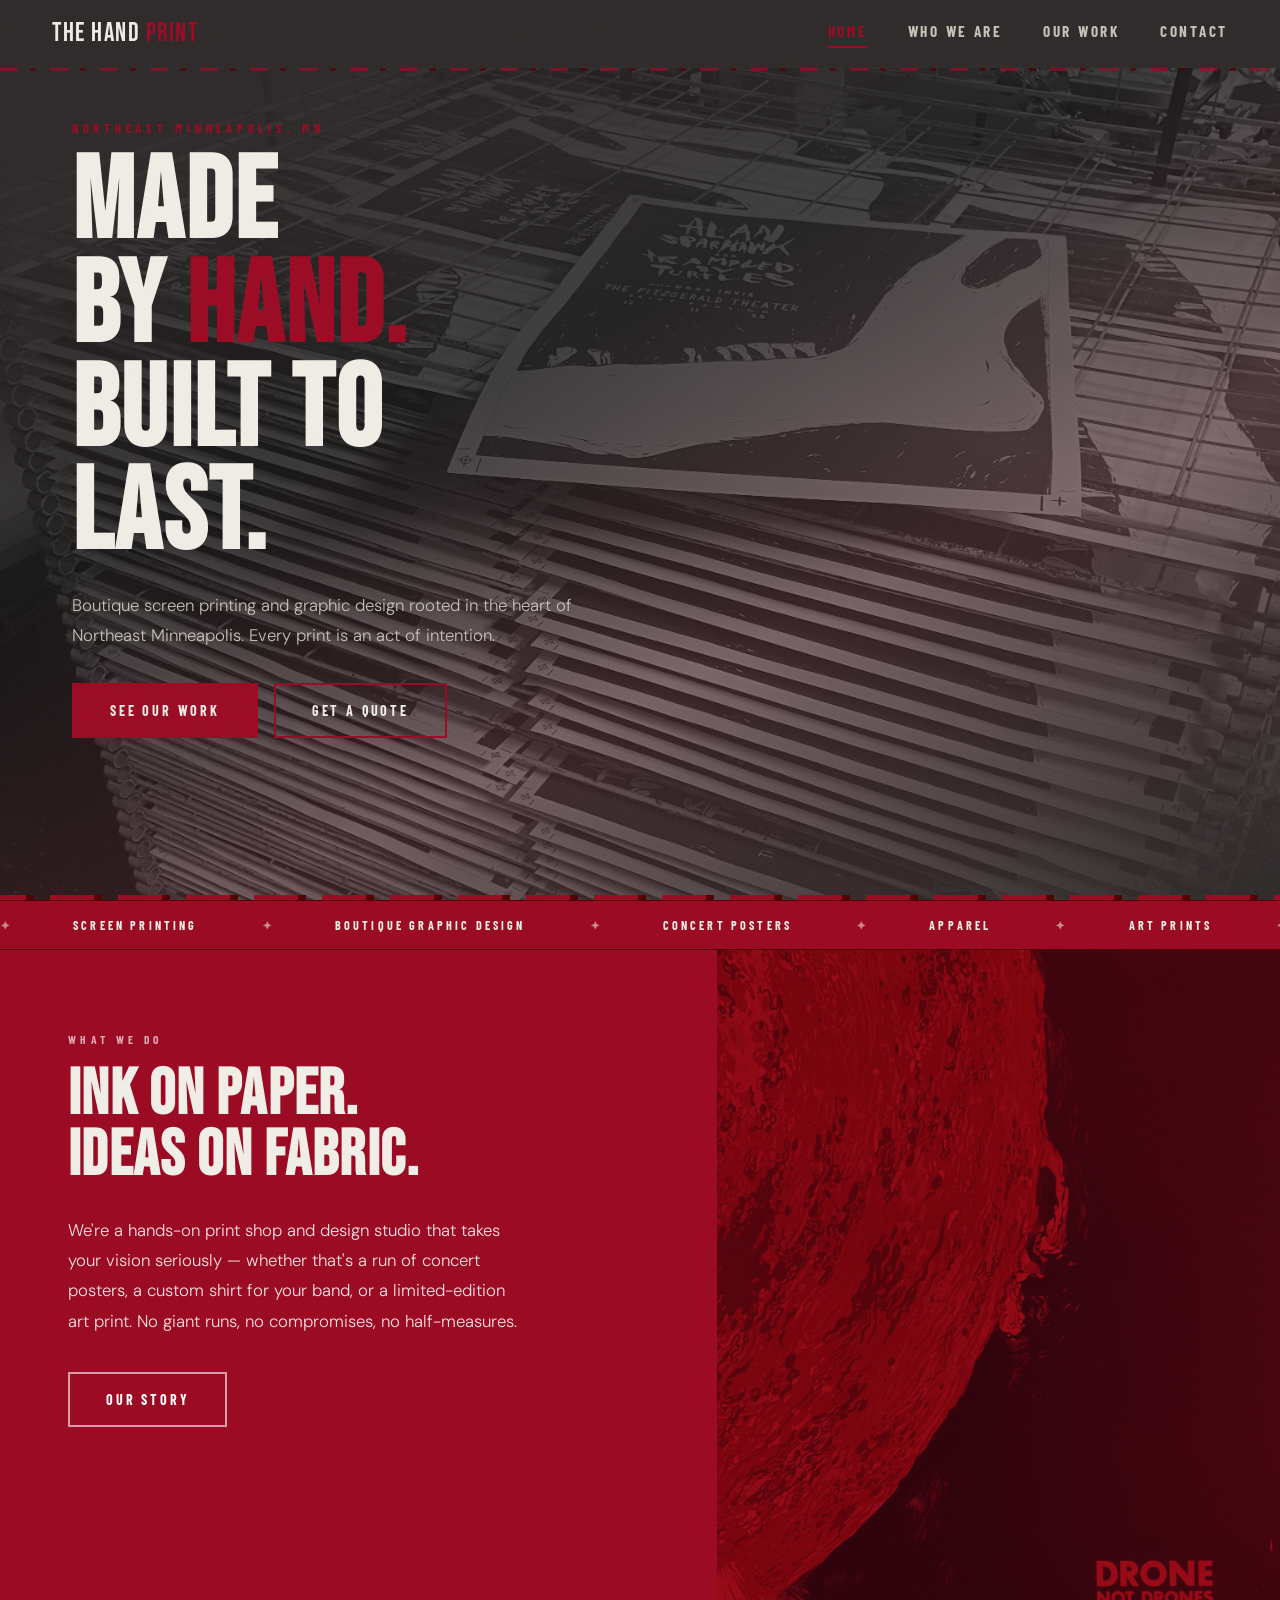
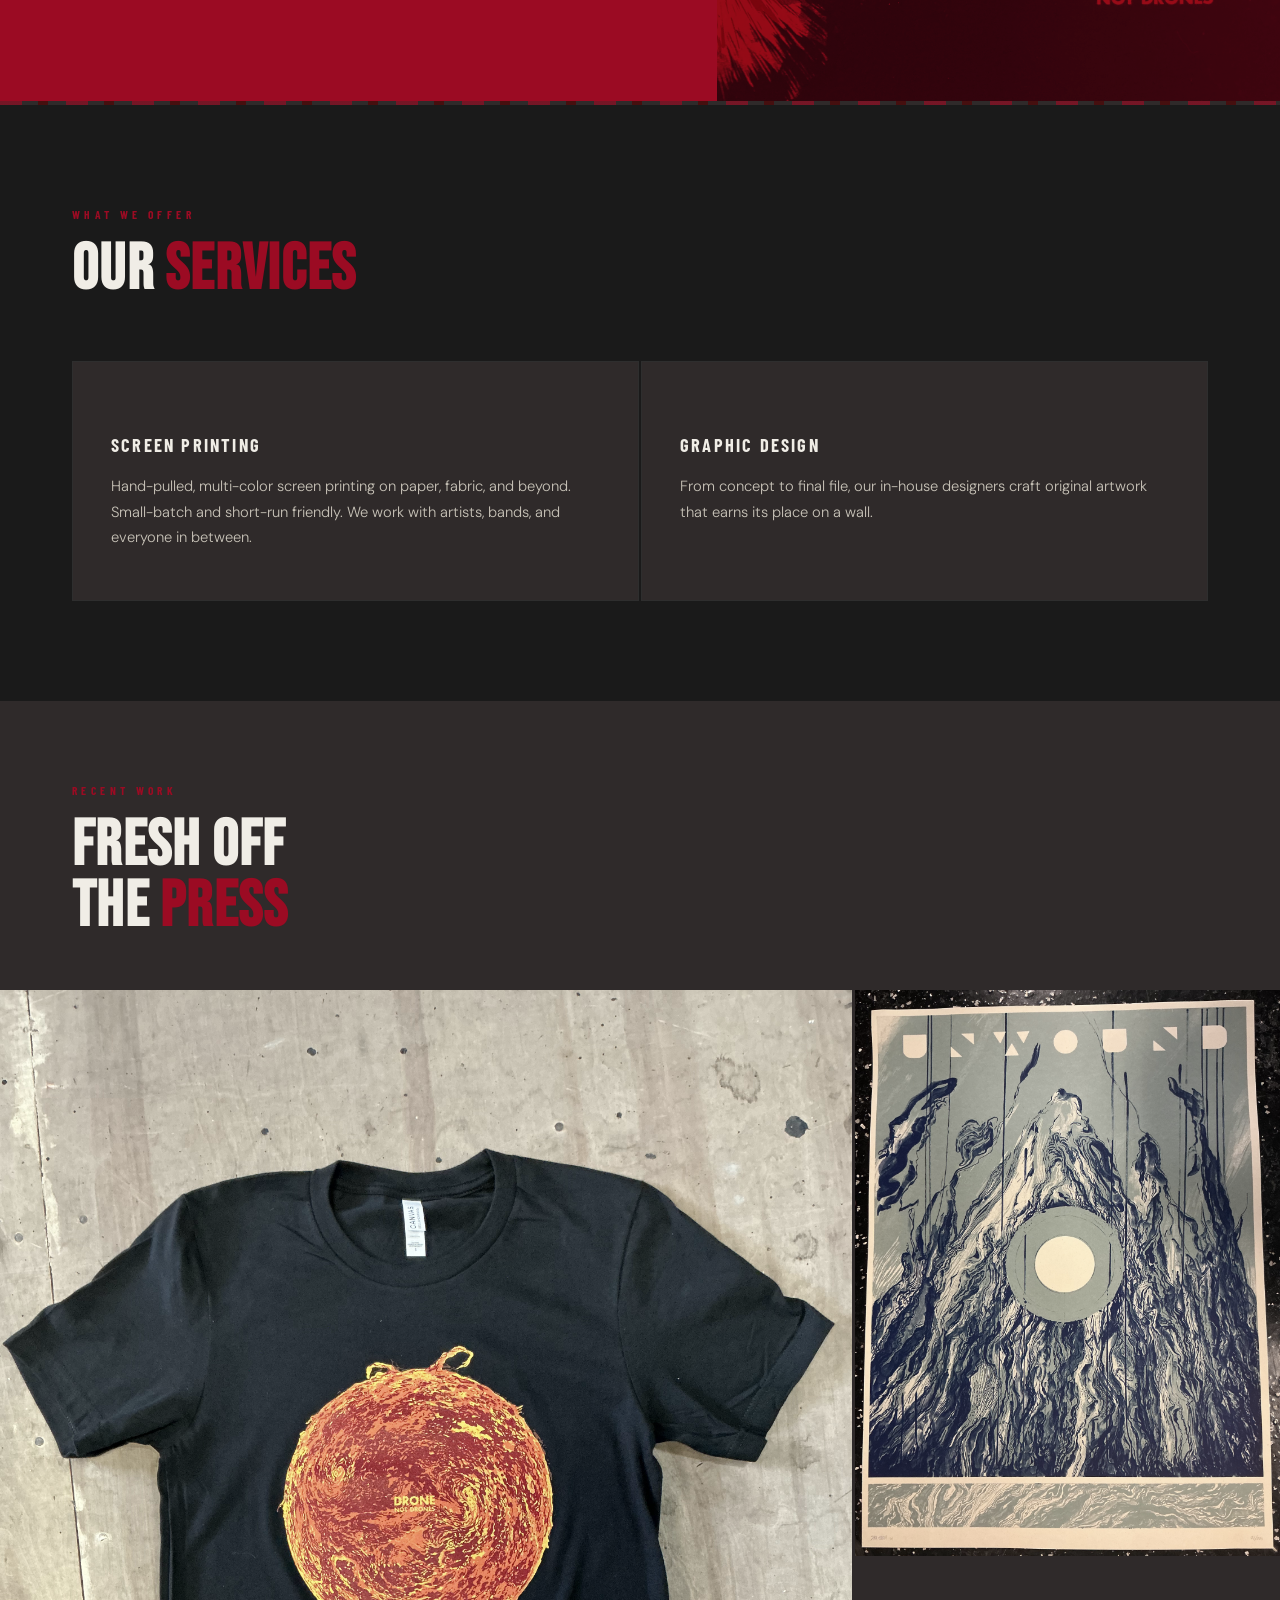
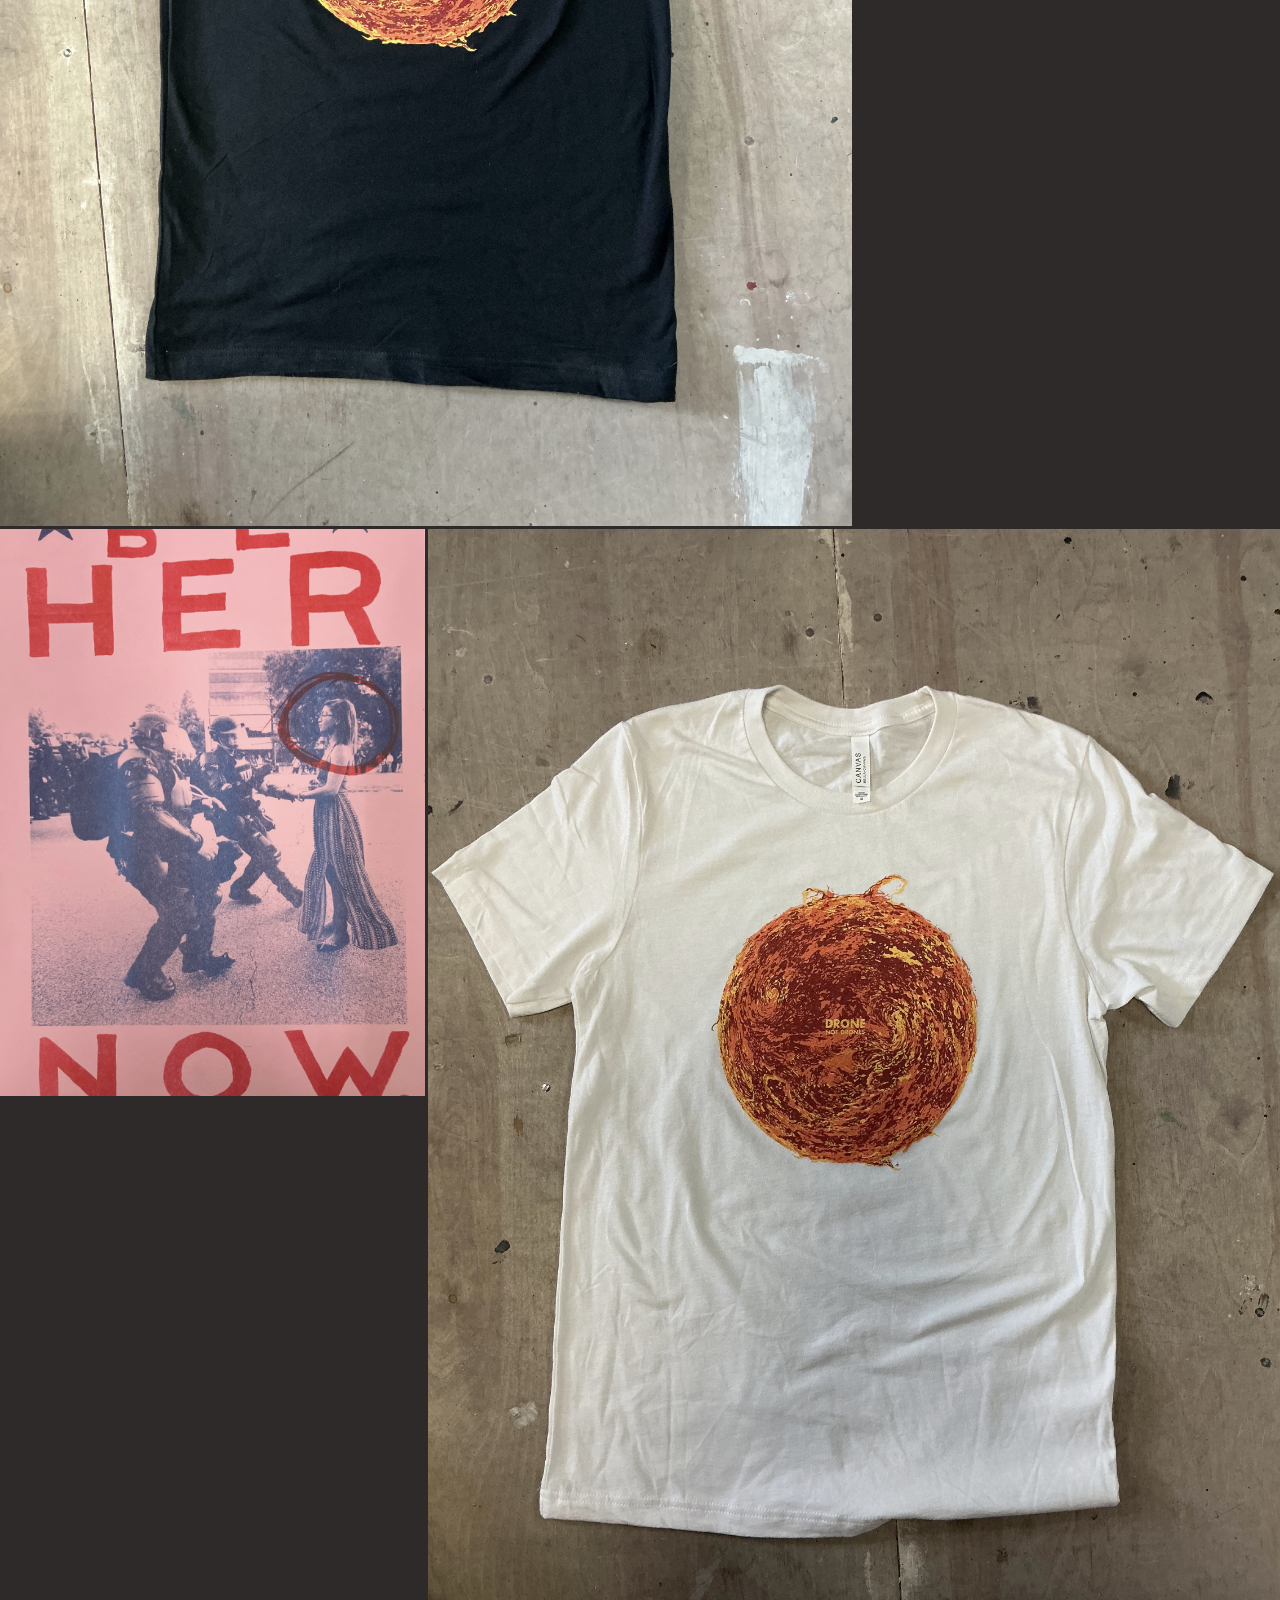
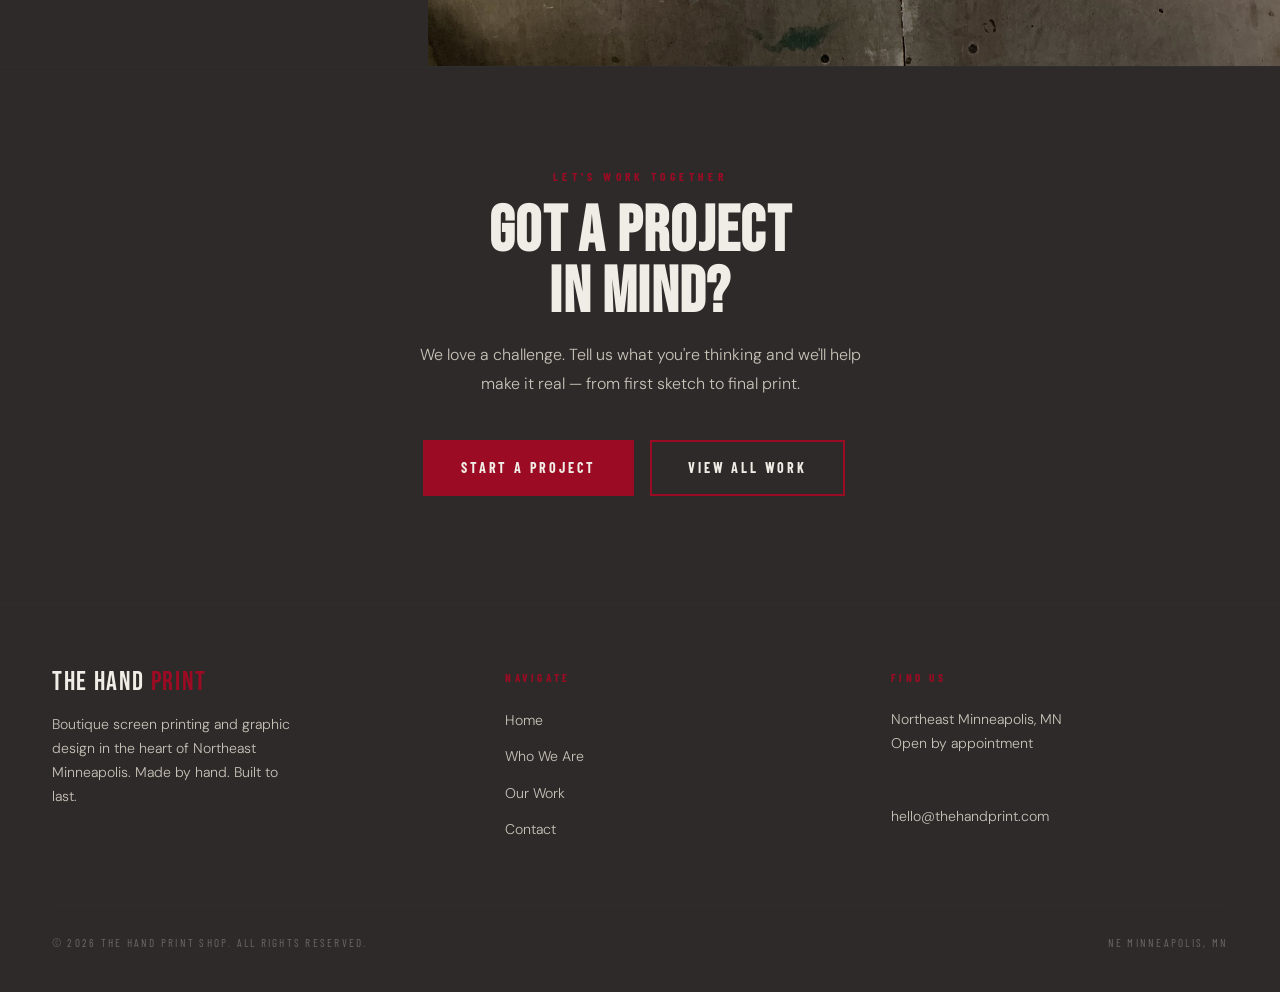
<file: index.html>
<!DOCTYPE html>
<html lang="en">
<head>
  <meta charset="UTF-8" />
  <meta name="viewport" content="width=device-width, initial-scale=1.0" />
  <title>The Hand Print — Screen Printing & Graphic Design | NE Minneapolis</title>
  <meta name="description" content="Boutique screen printing and graphic design studio in Northeast Minneapolis. Custom posters, apparel, and art prints made by hand." />
  <link rel="stylesheet" href="style.css" />
</head>
<body>

  <!-- ── NAVIGATION ─────────────────────────────────────── -->
  <nav>
    <a href="index.html" class="nav-logo">The Hand <span>Print</span></a>
    <div class="nav-links">
      <a href="index.html" class="active">Home</a>
      <a href="about.html">Who We Are</a>
      <a href="work.html">Our Work</a>
      <a href="contact.html">Contact</a>
    </div>
  </nav>

  <div class="page">

    <!-- ── HERO ───────────────────────────────────────────── -->
    <section class="hero">
      <img
        class="hero-bg"
        src="IMG_0743.jpeg"
        alt="Freshly screen-printed posters stacked in the drying rack at The Hand Print studio in Northeast Minneapolis"
      />
      <div class="hero-content">
        <span class="eyebrow">Northeast Minneapolis, MN</span>
        <h1 class="hero-title">Made<br/>By <em>Hand.</em><br/>Built to<br/>Last.</h1>
        <p class="hero-sub">Boutique screen printing and graphic design rooted in the heart of Northeast Minneapolis. Every print is an act of intention.</p>
        <a href="work.html" class="btn btn-filled">See Our Work</a>
        <a href="contact.html" class="btn">Get a Quote</a>
      </div>
    </section>

    <!-- ── TICKER ─────────────────────────────────────────── -->
    <div class="ticker">
      <div class="ticker-track">
        <span>Screen Printing</span>
        <span>Boutique Graphic Design</span>
        <span>Concert Posters</span>
        <span>Apparel</span>
        <span>Art Prints</span>
        <span>Northeast Minneapolis</span>
        <span>Custom Runs</span>
        <span>Handmade</span>
        <span>Screen Printing</span>
        <span>Boutique Graphic Design</span>
        <span>Concert Posters</span>
        <span>Apparel</span>
        <span>Art Prints</span>
        <span>Northeast Minneapolis</span>
        <span>Custom Runs</span>
        <span>Handmade</span>
      </div>
    </div>

    <!-- ── INTRO STRIP ─────────────────────────────────────── -->
    <div class="intro-strip">
      <div class="intro-strip-inner">
        <div class="intro-text">
          <span class="section-label">What We Do</span>
          <h2 class="section-title">Ink on paper.<br/>Ideas on fabric.</h2>
          <p>We're a hands-on print shop and design studio that takes your vision seriously — whether that's a run of concert posters, a custom shirt for your band, or a limited-edition art print. No giant runs, no compromises, no half-measures.</p>
          <a href="about.html" class="btn" style="border-color: rgba(255,255,255,0.6); color: #fff;">Our Story</a>
        </div>
        <div class="intro-img">
          <img
            src="IMG_0354.jpg"
            alt="Drone Not Drones — a bold red and black screen-printed poster created at The Hand Print"
          />
        </div>
      </div>
    </div>

    <!-- ── DIVIDER ─────────────────────────────────────────── -->
    <div class="divider"></div>

    <!-- ── SERVICES ───────────────────────────────────────── -->
    <section class="services">
      <div class="container">
        <span class="section-label">What We Offer</span>
        <h2 class="section-title">Our <em>Services</em></h2>
        <div class="services-grid">
          <div class="service-card">
            <div class="service-num"></div>
            <h3>Screen Printing</h3>
            <p>Hand-pulled, multi-color screen printing on paper, fabric, and beyond. Small-batch and short-run friendly. We work with artists, bands, and everyone in between.</p>
          </div>
          <div class="service-card">
            <div class="service-num"></div>
            <h3>Graphic Design</h3>
            <p>From concept to final file, our in-house designers craft original artwork that earns its place on a wall.</p>
          </div>
    
          </div>
        </div>
      </div>
    </section>

    <!-- ── PREVIEW GRID ────────────────────────────────────── -->
    <section style="background: var(--black); padding: 80px 0 0;">
      <div class="container">
        <span class="section-label">Recent Work</span>
        <h2 class="section-title">Fresh Off<br/>the <em>Press</em></h2>
      </div>
      <div style="margin-top: 52px;">
        <div class="preview-grid">
          <div class="preview-item wide">
            <img
              src="IMG_0349.jpg"
              alt="No More Darkness — screen-printed penguin graphic on a black t-shirt, printed at The Hand Print"
            />
            <div class="preview-overlay"><span></span></div>
          </div>
          <div class="preview-item">
            <img
              src="IMG_0297.jpg"
              alt="Be Her Now — political screen-printed poster featuring a woman standing against riot police, printed at The Hand Print"
            />
            <div class="preview-overlay"><span></span></div>
          </div>
          <div class="preview-item">
            <img
              src="IMG_0863.jpeg"
              alt="Roma di Luna — screen-printed band logo tee in baby blue, printed at The Hand Print"
            />
            <div class="preview-overlay"><span></span></div>
          </div>
          <div class="preview-item wide">
            <img
              src="IMG_0351.jpg"
              alt="Baiza Crane Watt concert poster — hand-lettered two-color screen print in gold and blue, printed at The Hand Print"
            />
            <div class="preview-overlay"><span></span></div>
          </div>
        </div>
      </div>
    </section>

    <!-- ── CTA BAND ────────────────────────────────────────── -->
    <div class="cta-band">
      <div class="container">
        <span class="section-label">Let's Work Together</span>
        <h2 class="section-title">Got a project<br/>in mind?</h2>
        <p>We love a challenge. Tell us what you're thinking and we'll help make it real — from first sketch to final print.</p>
        <a href="contact.html" class="btn btn-filled">Start a Project</a>
        <a href="work.html" class="btn">View All Work</a>
      </div>
    </div>

    <!-- ── FOOTER ──────────────────────────────────────────── -->
    <footer>
      <div class="footer-inner">
        <div class="footer-brand">
          <a href="index.html" class="nav-logo">The Hand <span>Print</span></a>
          <p>Boutique screen printing and graphic design in the heart of Northeast Minneapolis. Made by hand. Built to last.</p>
        </div>
        <div class="footer-col">
          <h4>Navigate</h4>
          <ul>
            <li><a href="index.html">Home</a></li>
            <li><a href="about.html">Who We Are</a></li>
            <li><a href="work.html">Our Work</a></li>
            <li><a href="contact.html">Contact</a></li>
          </ul>
        </div>
        <div class="footer-col">
          <h4>Find Us</h4>
          <p>Northeast Minneapolis, MN<br/>Open by appointment<br/><br/><br/>hello@thehandprint.com</p>
        </div>
      </div>
      <div class="footer-bottom">
        <p>&copy; 2026 The Hand Print Shop. All rights reserved.</p>
        <p>NE Minneapolis, MN</p>
      </div>
    </footer>

  </div><!-- /page -->
</body>
</html>
</file>
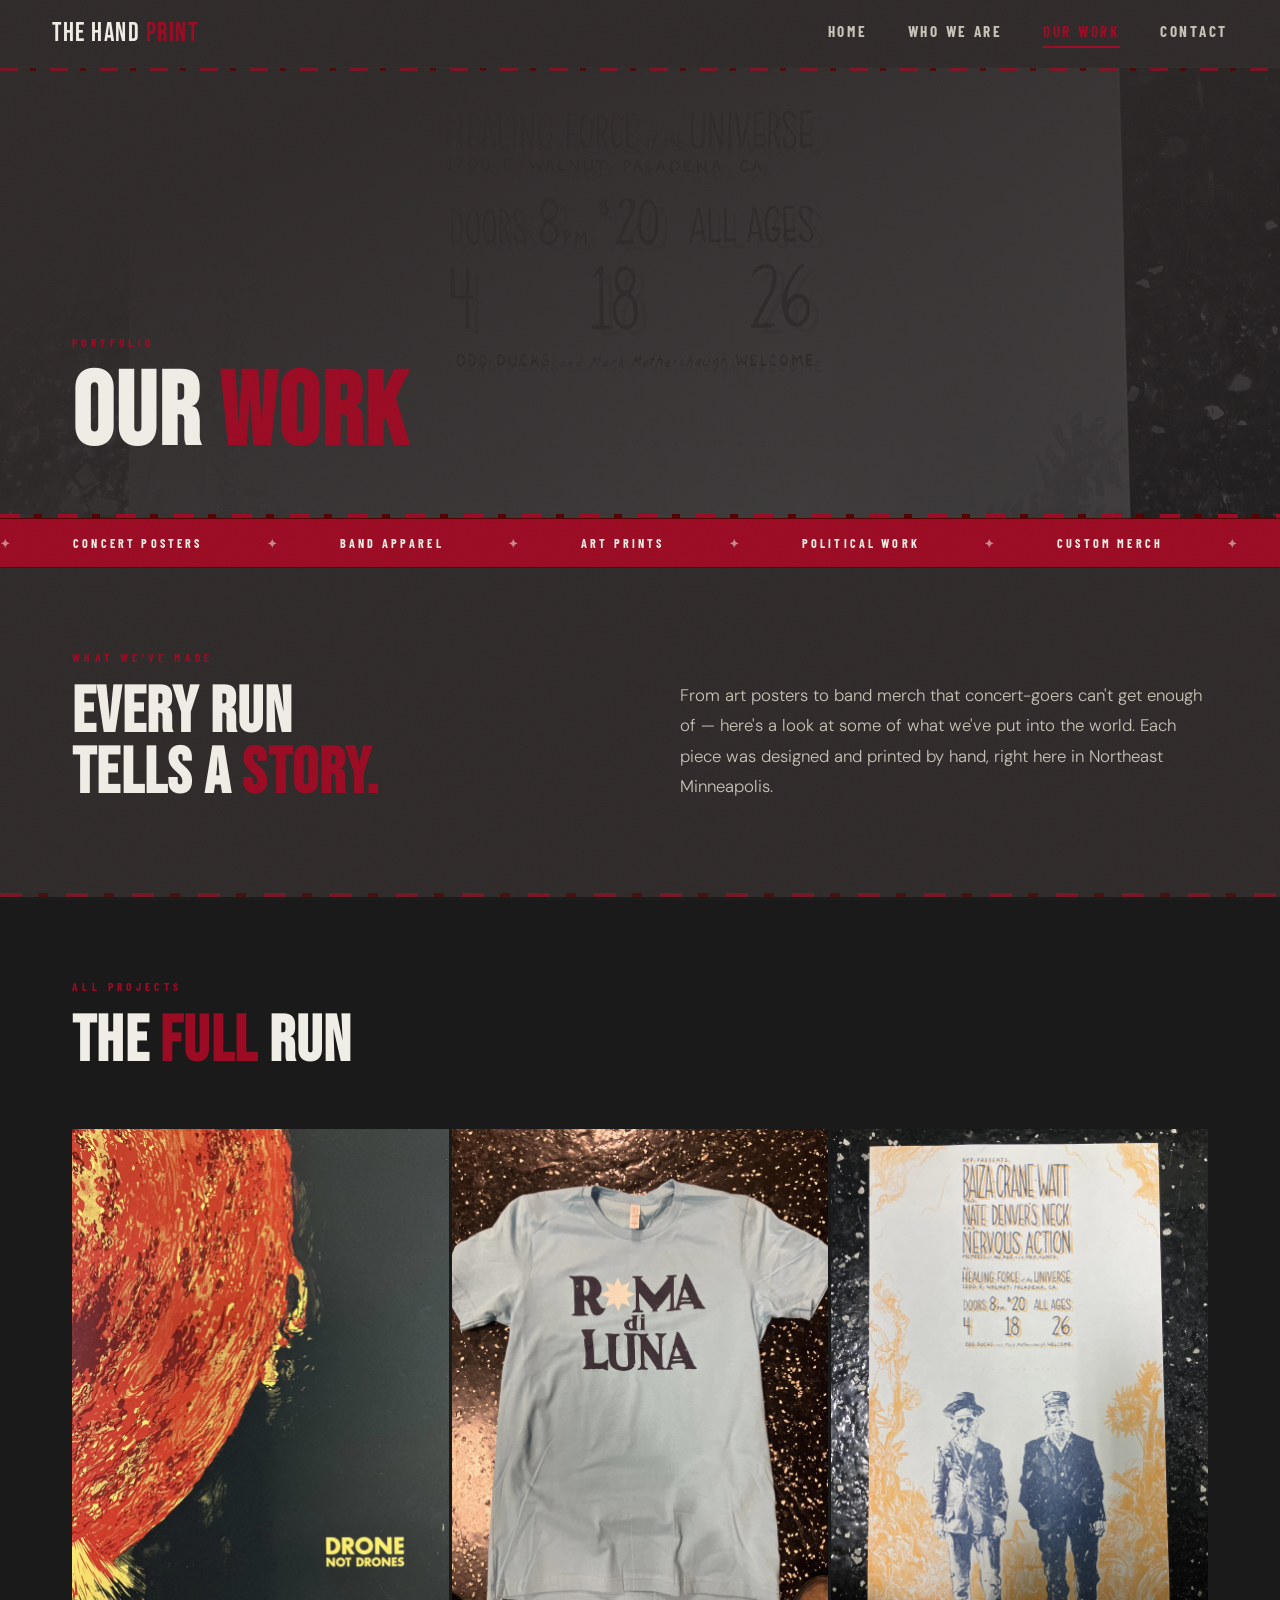
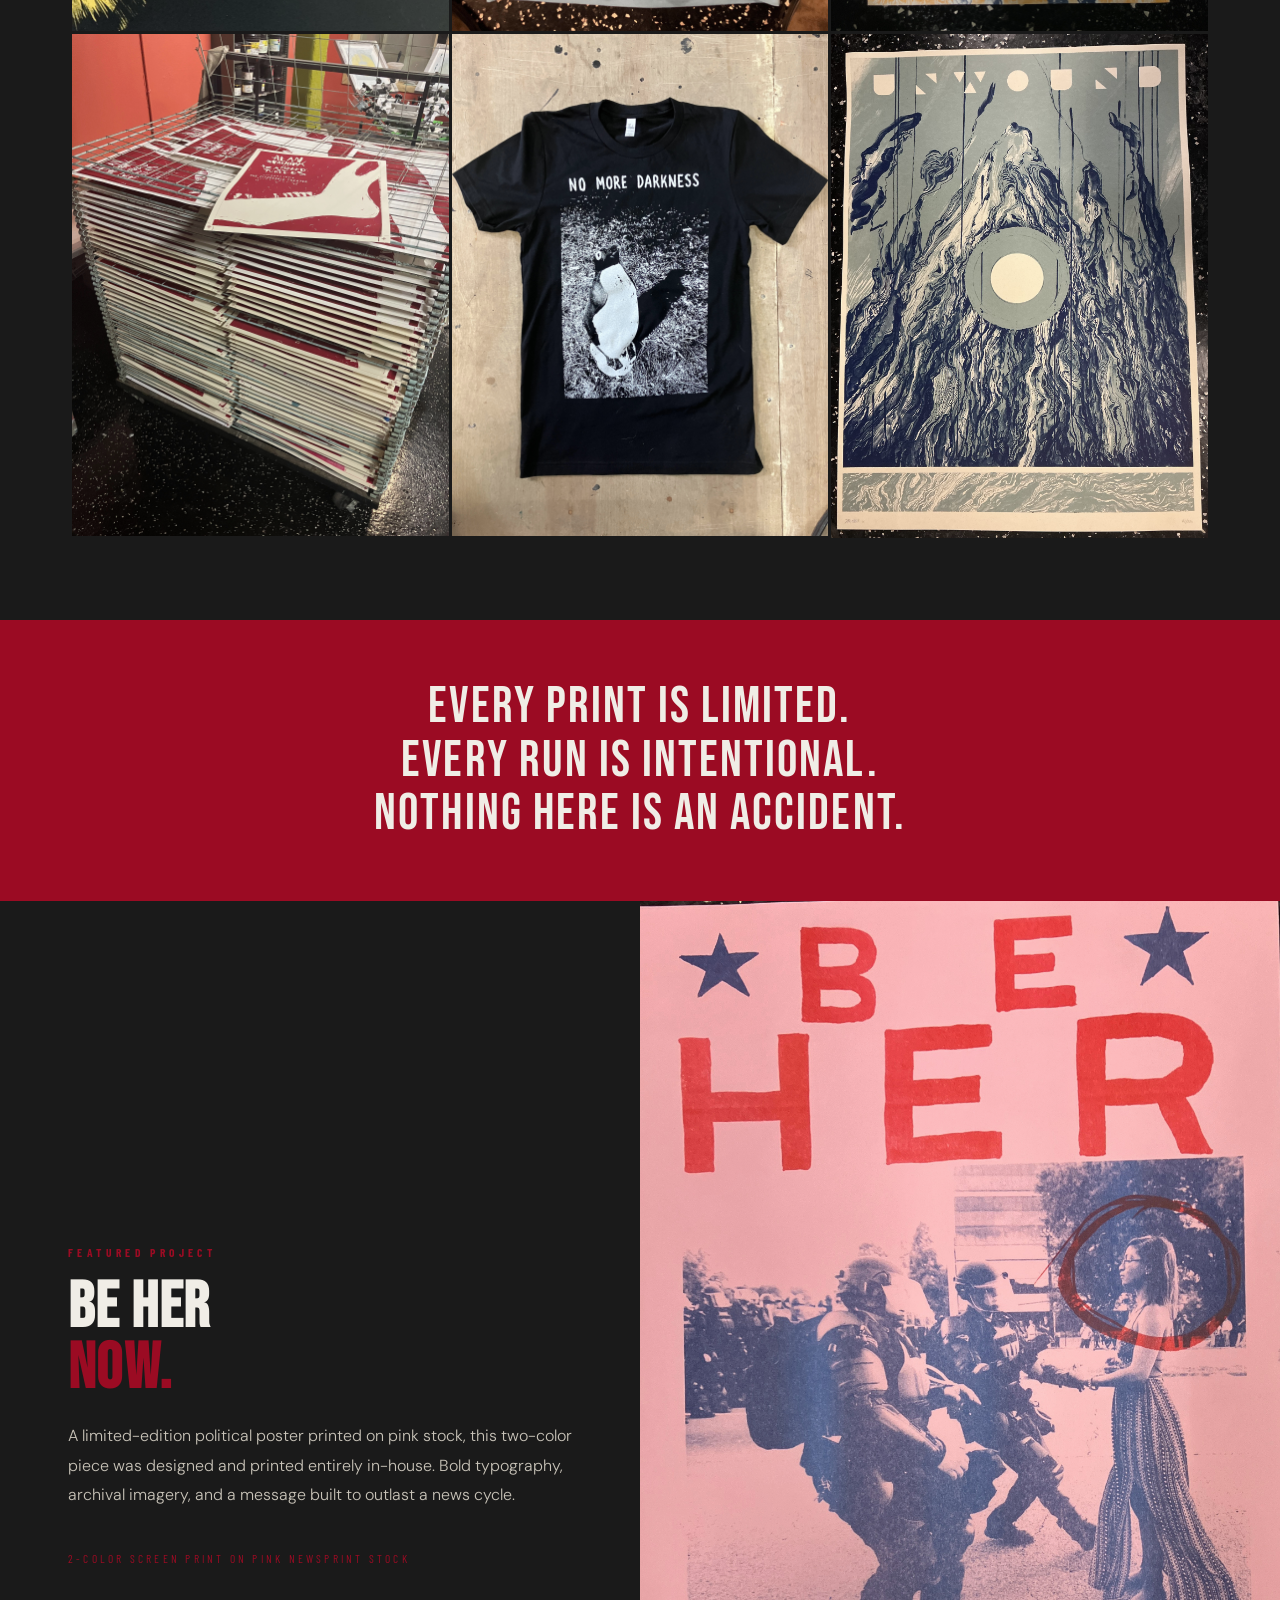
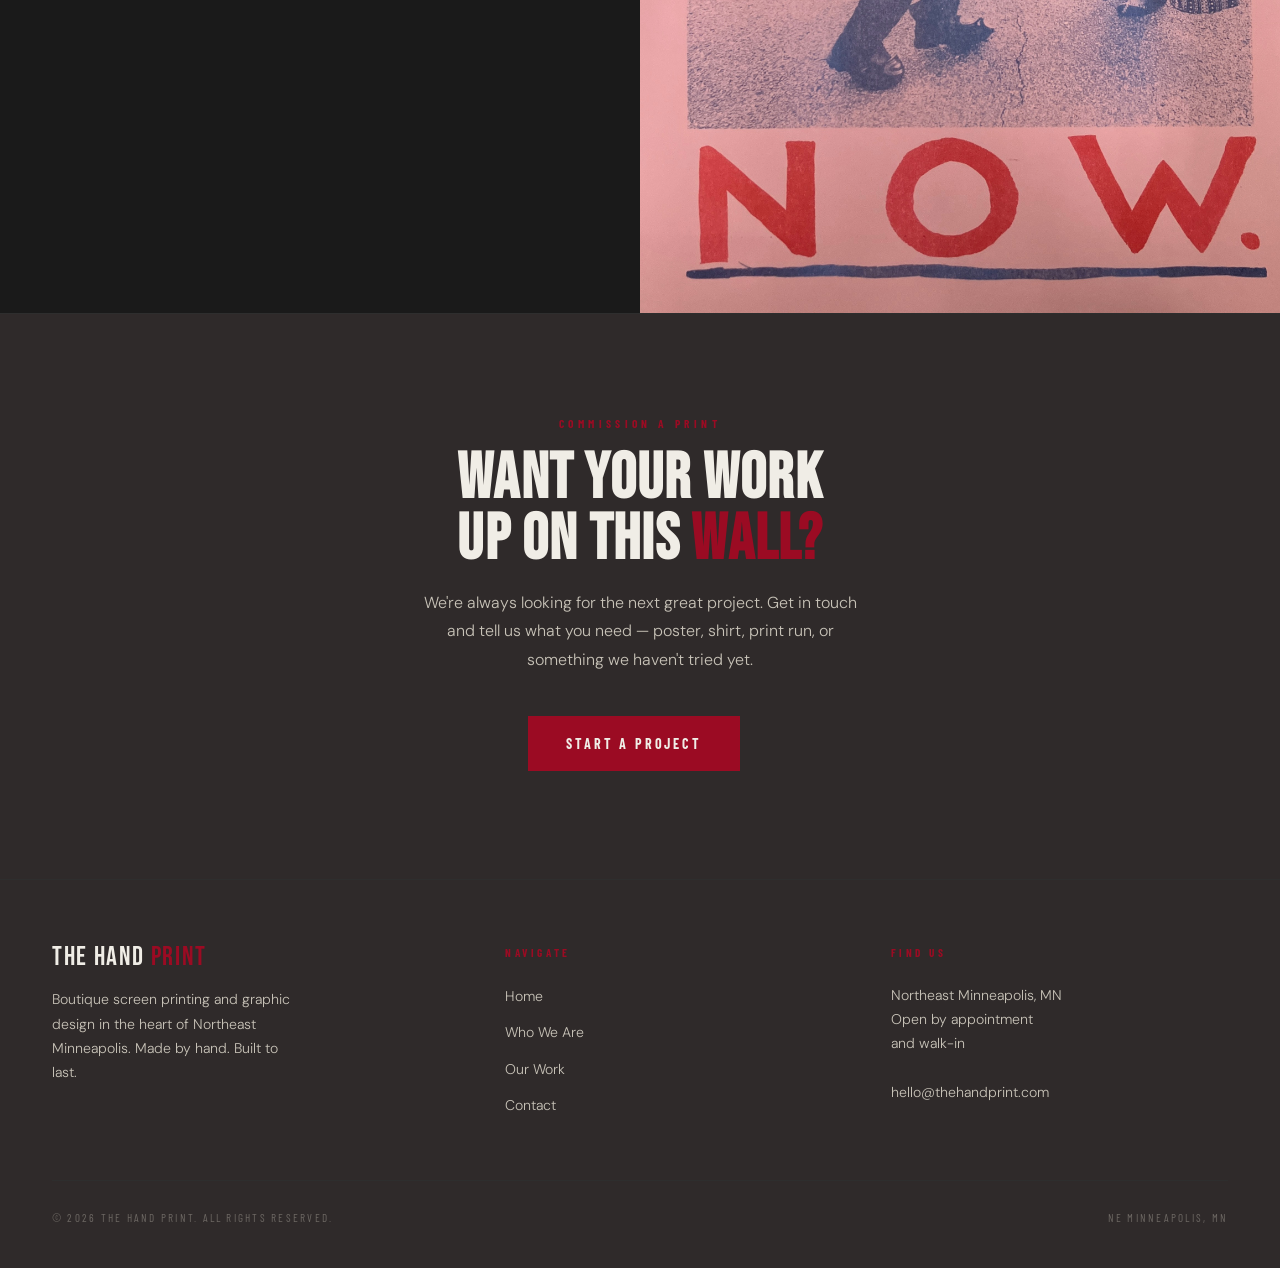
<file: work.html>
<!DOCTYPE html>
<html lang="en">
<head>
  <meta charset="UTF-8" />
  <meta name="viewport" content="width=device-width, initial-scale=1.0" />
  <title>Our Work — The Hand Print | Screen Printing & Design Portfolio</title>
  <meta name="description" content="Browse the portfolio of The Hand Print — concert posters, apparel, art prints, and boutique graphic design from Northeast Minneapolis." />
  <link rel="stylesheet" href="style.css" />
</head>
<body>

  <!-- ── NAVIGATION ─────────────────────────────────────── -->
  <nav>
    <a href="index.html" class="nav-logo">The Hand <span>Print</span></a>
    <div class="nav-links">
      <a href="index.html">Home</a>
      <a href="about.html">Who We Are</a>
      <a href="work.html" class="active">Our Work</a>
      <a href="contact.html">Contact</a>
    </div>
  </nav>

  <div class="page">

    <!-- ── PAGE HERO ──────────────────────────────────────── -->
    <div class="page-hero">
      <img
        class="page-hero-bg"
        src="IMG_1066.jpeg"
        alt="Baiza Crane Watt concert poster — hand-lettered two-color screen print in amber and blue"
      />
      <div class="page-hero-content">
        <span class="section-label">Portfolio</span>
        <h1 class="page-title">Our <em>Work</em></h1>
      </div>
    </div>

    <!-- ── TICKER ─────────────────────────────────────────── -->
    <div class="ticker">
      <div class="ticker-track">
        <span>Concert Posters</span>
        <span>Band Apparel</span>
        <span>Art Prints</span>
        <span>Political Work</span>
        <span>Custom Merch</span>
        <span>Limited Editions</span>
        <span>Small Batch</span>
        <span>Concert Posters</span>
        <span>Band Apparel</span>
        <span>Art Prints</span>
        <span>Political Work</span>
        <span>Custom Merch</span>
        <span>Limited Editions</span>
        <span>Small Batch</span>
      </div>
    </div>

    <!-- ── WORK INTRO ──────────────────────────────────────── -->
    <section class="work-intro">
      <div class="container">
        <div class="work-intro-layout">
          <div>
            <span class="section-label">What We've Made</span>
            <h2 class="section-title">Every run<br/>tells a <em>story.</em></h2>
          </div>
          <div>
            <p>From art posters to band merch that concert-goers can't get enough of — here's a look at some of what we've put into the world. Each piece was designed and printed by hand, right here in Northeast Minneapolis.</p>
          </div>
        </div>
      </div>
    </section>

    <!-- ── DIVIDER ─────────────────────────────────────────── -->
    <div class="divider"></div>

    <!-- ── WORK GRID ──────────────────────────────────────── -->
    <section class="work-section">
      <div class="container">
        <span class="section-label">All Projects</span>
        <h2 class="section-title">The <em>Full</em> Run</h2>
        <div class="work-grid">

          <!-- Item 1 -->
          <div class="work-item">
            <img
              src="IMG_0354.jpg"
              alt="Drone Not Drones — a bold, large-format screen print featuring an abstract fiery red and gold figure against a deep black background"
            />
            <div class="work-info">
              <h4>Drone Not Drones</h4>
              <span>Art Poster · 3-Color Screen Print</span>
            </div>
          </div>

       

          <!-- Item 3 -->
          <div class="work-item">
            <img
              src="IMG_0743.jpeg"
              alt="Freshly screen-printed red and cream concert posters drying on a rack at The Hand Print — Alan Sparhawk and Toppled Turtles at the Fitzgerald Theater"
            />
            <div class="work-info">
              <h4>Alan Sparhawk / Toppled Turtles</h4>
              <span>Concert Poster · Full Run Drying</span>
            </div>
          </div>

          <!-- Item 4 -->
          <div class="work-item">
            <img
              src="IMG_0994.jpeg"
              alt="Roma di Luna — a baby blue t-shirt screen-printed with a retro serif logo and star detail, flat-laid on the studio floor"
            />
            <div class="work-info">
              <h4>Roma di Luna</h4>
              <span>Band Apparel · 1-Color on Baby Blue</span>
            </div>
          </div>

          <!-- Item 5 -->
          <div class="work-item">
            <img
              src="IMG_1001.jpeg"
              alt="No More Darkness — a high-contrast black t-shirt printed with a halftone penguin photo and hand-lettered text"
            />
            <div class="work-info">
              <h4>No More Darkness</h4>
              <span>Custom Apparel · Halftone Screen Print</span>
            </div>
          </div>

          <!-- Item 6 -->
          <div class="work-item">
            <img
              src="IMG_1066.jpeg"
              alt="Baiza Crane Watt Trio / Nate Denver's Neck / Nervous Action — handmade two-color concert poster in amber and blue with hand-drawn figures"
            />
            <div class="work-info">
              <h4>Baiza Crane Watt Trio</h4>
              <span>Concert Poster · 2-Color Hand-Drawn</span>
            </div>
          </div>

      

          <!-- Item 8 -->
          <div class="work-item">
            <img
              src="IMG_0297.jpg"
              alt="Dark Blue, Light Blue and White print for the band Unwound."
            />
            <div class="work-info">
              <h4>Unwound</h4>
              <span>Process Shot · Multi-Color Registration</span>
            </div>
          </div>

        </div>
      </div>
    </section>

    <!-- ── STATEMENT BAND ──────────────────────────────────── -->
    <div class="work-statement">
      <div class="container">
        <p>Every print is limited.<br/>Every run is intentional.<br/>Nothing here is an accident.</p>
      </div>
    </div>

    <!-- ── FULL-BLEED FEATURE ──────────────────────────────── -->
    <section style="background: var(--black); padding: 0;">
      <div style="display: grid; grid-template-columns: 1fr 1fr; gap: 0; min-height: 520px;">
        <div style="background: var(--grey); padding: 88px 68px; display: flex; flex-direction: column; justify-content: center;">
          <span class="section-label">Featured Project</span>
          <h2 class="section-title" style="margin-bottom: 22px;">Be Her<br/><em>Now.</em></h2>
          <p style="font-size: 1rem; font-weight: 300; color: var(--offwhite); line-height: 1.82; margin-bottom: 36px;">A limited-edition political poster printed on pink stock, this two-color piece was designed and printed entirely in-house. Bold typography, archival imagery, and a message built to outlast a news cycle.</p>
          <div>
            <span style="font-family: var(--font-sub); font-size: 0.72rem; letter-spacing: 0.28em; text-transform: uppercase; color: var(--red);">2-Color Screen Print on Pink Newsprint Stock</span>
          </div>
        </div>
        <div style="overflow: hidden;">
          <img
            src="IMG_0863.jpeg"
            alt="Be Her Now political screen-print poster — woman faces riot police, printed in red and blue on pink paper at The Hand Print"
            style="width: 100%; height: 100%; object-fit: cover; object-position: center top; filter: grayscale(5%);"
          />
        </div>
      </div>
    </section>

    <!-- ── CTA BAND ────────────────────────────────────────── -->
    <div class="cta-band">
      <div class="container">
        <span class="section-label">Commission a Print</span>
        <h2 class="section-title">Want your work<br/>up on this <em>wall?</em></h2>
        <p>We're always looking for the next great project. Get in touch and tell us what you need — poster, shirt, print run, or something we haven't tried yet.</p>
        <a href="contact.html" class="btn btn-filled">Start a Project</a>
      </div>
    </div>

    <!-- ── FOOTER ──────────────────────────────────────────── -->
    <footer>
      <div class="footer-inner">
        <div class="footer-brand">
          <a href="index.html" class="nav-logo">The Hand <span>Print</span></a>
          <p>Boutique screen printing and graphic design in the heart of Northeast Minneapolis. Made by hand. Built to last.</p>
        </div>
        <div class="footer-col">
          <h4>Navigate</h4>
          <ul>
            <li><a href="index.html">Home</a></li>
            <li><a href="about.html">Who We Are</a></li>
            <li><a href="work.html">Our Work</a></li>
            <li><a href="contact.html">Contact</a></li>
          </ul>
        </div>
        <div class="footer-col">
          <h4>Find Us</h4>
          <p>Northeast Minneapolis, MN<br/>Open by appointment<br/>and walk-in<br/><br/>hello@thehandprint.com</p>
        </div>
      </div>
      <div class="footer-bottom">
        <p>&copy; 2026 The Hand Print. All rights reserved.</p>
        <p>NE Minneapolis, MN</p>
      </div>
    </footer>

  </div><!-- /page -->
</body>
</html>
</file>
<file: style.css>
/* ============================================================
   THE HAND PRINT — STYLESHEET (REVISED)
   Northeast Minneapolis | Screen Printing & Boutique Design
   Red / White / Black | Clean Minimalist + Grungy Punk Edge
   ============================================================ */

@import url('https://fonts.googleapis.com/css2?family=Bebas+Neue&family=Barlow+Condensed:wght@400;700;900&family=DM+Sans:ital,opsz,wght@0,9..40,300;0,9..40,400;0,9..40,600;1,9..40,300&display=swap');

/* ── VARIABLES ─────────────────────────────────────────── */
:root {
  --red:       #9b0b23;
  --red-dark:  #520000;
  --black:     #2f2a2a;
  --grey:      #1A1A1A;
  --white:     #F0EDE6;
  --offwhite:  #C8C3B8;
  --mid:       #2E2E2E;

  --font-display: 'Bebas Neue', sans-serif;
  --font-sub:     'Barlow Condensed', sans-serif;
  --font-body:    'DM Sans', sans-serif;

  --nav-h: 68px;
  --max-w: 1240px;
}

/* ── RESET ─────────────────────────────────────────────── */
*, *::before, *::after { box-sizing: border-box; margin: 0; padding: 0; }
html { scroll-behavior: smooth; }

body {
  background: var(--black);
  color: var(--white);
  font-family: var(--font-body);
  font-size: 16px;
  line-height: 1.65;
  overflow-x: hidden;
}

/* Grain overlay — grungy texture without touching text */
body::after {
  content: '';
  position: fixed;
  inset: 0;
  background-image:
    url("data:image/svg+xml,%3Csvg xmlns='http://www.w3.org/2000/svg' width='300' height='300'%3E%3Cfilter id='n'%3E%3CfeTurbulence type='fractalNoise' baseFrequency='0.75' numOctaves='4' stitchTiles='stitch'/%3E%3C/filter%3E%3Crect width='300' height='300' filter='url(%23n)' opacity='1'/%3E%3C/svg%3E");
  opacity: 0.035;
  pointer-events: none;
  z-index: 9000;
}

a { color: inherit; text-decoration: none; }
img { display: block; max-width: 100%; }
ul { list-style: none; }

/* ── NAVIGATION ────────────────────────────────────────── */
nav {
  position: fixed;
  top: 0; left: 0; right: 0;
  height: var(--nav-h);
  background: var(--black);
  display: flex;
  align-items: center;
  justify-content: space-between;
  padding: 0 52px;
  z-index: 500;
  border-bottom: 1px solid var(--mid);
  gap: 24px;
}

nav::after {
  content: '';
  position: absolute;
  left: 0; right: 0; bottom: -4px;
  height: 3px;
  background: repeating-linear-gradient(
    90deg,
    var(--red) 0px, var(--red) 18px,
    transparent 18px, transparent 30px,
    var(--red-dark) 30px, var(--red-dark) 36px,
    transparent 36px, transparent 50px
  );
  opacity: 0.7;
}

.nav-logo {
  font-family: var(--font-display);
  font-size: 1.6rem;
  letter-spacing: 0.06em;
  color: var(--white);
  transition: color 0.2s;
  line-height: 1;
  white-space: nowrap;
  flex-shrink: 0;
}
.nav-logo span { color: var(--red); }
.nav-logo:hover { color: var(--red); }

.nav-links {
  display: flex;
  gap: 40px;
  align-items: center;
}

.nav-links a {
  font-family: var(--font-sub);
  font-size: 0.95rem;
  font-weight: 700;
  letter-spacing: 0.18em;
  text-transform: uppercase;
  color: var(--offwhite);
  padding-bottom: 2px;
  border-bottom: 2px solid transparent;
  transition: color 0.2s, border-color 0.2s;
  white-space: nowrap;
}
.nav-links a:hover  { color: var(--red); border-color: var(--red); }
.nav-links a.active { color: var(--red); border-color: var(--red); }

/* ── PAGE WRAPPER ──────────────────────────────────────── */
.page { padding-top: var(--nav-h); }

/* ── DIVIDERS ──────────────────────────────────────────── */
.divider {
  height: 4px;
  background: repeating-linear-gradient(
    90deg,
    var(--red) 0px, var(--red) 22px,
    transparent 22px, transparent 38px,
    var(--red-dark) 38px, var(--red-dark) 48px,
    transparent 48px, transparent 66px
  );
  opacity: 0.65;
}

.divider-thin {
  height: 1px;
  background: repeating-linear-gradient(
    90deg,
    var(--offwhite) 0px, var(--offwhite) 30px,
    transparent 30px, transparent 50px
  );
  opacity: 0.15;
}

/* ── HERO ──────────────────────────────────────────────── */
.hero {
  position: relative;
  height: calc(100vh - var(--nav-h));
  min-height: 600px;
  display: flex;
  align-items: flex-end;
  overflow: hidden;
}

.hero-bg {
  position: absolute;
  inset: 0;
  width: 100%; height: 100%;
  object-fit: cover;
  object-position: center 30%;
  filter: grayscale(100%);
  opacity: 0.38;
}

.hero::before {
  content: '';
  position: absolute; inset: 0;
  background: linear-gradient(
    155deg,
    var(--black) 0%,
    rgba(12,12,12,0.5) 38%,
    rgba(200,16,46,0.1) 65%,
    var(--black) 100%
  );
  z-index: 1;
}

.hero::after {
  content: '';
  position: absolute;
  bottom: 0; left: 0; right: 0; height: 5px;
  background: repeating-linear-gradient(
    90deg,
    var(--red) 0px, var(--red) 26px,
    var(--red-dark) 26px, var(--red-dark) 34px,
    transparent 34px, transparent 50px,
    var(--red) 50px, var(--red) 68px
  );
  z-index: 2;
}

.hero-content {
  position: relative; z-index: 2;
  /*
   * FIX: Dynamic bottom padding prevents the block from growing taller
   * than the hero container at shorter viewport heights.
   */
  padding: 0 72px clamp(36px, 6vh, 88px);
  max-width: 1000px;
}

.eyebrow {
  font-family: var(--font-sub);
  font-size: 0.78rem;
  font-weight: 700;
  letter-spacing: 0.38em;
  text-transform: uppercase;
  color: var(--red);
  margin-bottom: 14px;
  display: block;
}

/*
 * FIX: Reduced max from 10.5rem → 8rem.
 * At 10.5rem, four lines of Bebas Neue at line-height 0.9 exceeded
 * the available hero height on typical laptop viewports (768–900px),
 * causing the top of the title to be clipped by overflow:hidden.
 */
.hero-title {
  font-family: var(--font-display);
  font-size: clamp(4rem, 9vw, 8rem);
  line-height: 0.9;
  letter-spacing: 0.02em;
  color: var(--white);
  margin-bottom: 24px;
}
.hero-title em { color: var(--red); font-style: normal; }

.hero-sub {
  font-size: 1.05rem;
  font-weight: 300;
  color: var(--offwhite);
  max-width: 500px;
  line-height: 1.78;
  margin-bottom: 32px;
}

.btn {
  display: inline-block;
  font-family: var(--font-sub);
  font-size: 0.88rem;
  font-weight: 700;
  letter-spacing: 0.2em;
  text-transform: uppercase;
  padding: 14px 36px;
  border: 2px solid var(--red);
  color: var(--white);
  background: transparent;
  transition: background 0.2s, color 0.2s;
  cursor: pointer;
  margin-right: 12px;
  margin-bottom: 8px;
}
.btn:hover { background: var(--red); color: var(--white); }
.btn-filled { background: var(--red); color: var(--white); border-color: var(--red); }
.btn-filled:hover { background: var(--red-dark); border-color: var(--red-dark); }

/* ── SECTION BASICS ────────────────────────────────────── */
section { padding: 100px 0; }
.container { max-width: var(--max-w); margin: 0 auto; padding: 0 52px; }

.section-label {
  font-family: var(--font-sub);
  font-size: 0.72rem;
  font-weight: 700;
  letter-spacing: 0.38em;
  text-transform: uppercase;
  color: var(--red);
  margin-bottom: 16px;
  display: block;
}

.section-title {
  font-family: var(--font-display);
  font-size: clamp(2.8rem, 5vw, 5rem);
  line-height: 0.95;
  letter-spacing: 0.02em;
  color: var(--white);
  margin-bottom: 28px;
}
.section-title em { color: var(--red); font-style: normal; }

/* ── TICKER ─────────────────────────────────────────────── */
.ticker {
  background: var(--red);
  overflow: hidden;
  white-space: nowrap;
  padding: 11px 0;
  border-top: 1px solid var(--red-dark);
  border-bottom: 1px solid var(--red-dark);
}
.ticker-track {
  display: inline-block;
  animation: ticker-scroll 30s linear infinite;
}
.ticker-track span {
  font-family: var(--font-sub);
  font-size: 0.76rem;
  font-weight: 700;
  letter-spacing: 0.26em;
  text-transform: uppercase;
  color: var(--white);
  margin-right: 60px;
}
.ticker-track span::before {
  content: '✦';
  margin-right: 60px;
  opacity: 0.55;
}
@keyframes ticker-scroll {
  0%   { transform: translateX(0); }
  100% { transform: translateX(-50%); }
}

/* ── INDEX: INTRO STRIP ────────────────────────────────── */
.intro-strip { background: var(--red); padding: 0; overflow: hidden; }
.intro-strip-inner { display: flex; align-items: stretch; }
.intro-text {
  flex: 1;
  padding: 80px 68px;
}
.intro-text .section-label { color: rgba(255,255,255,0.65); }
.intro-text .section-title { color: var(--white); }
.intro-text p {
  color: rgba(255,255,255,0.88);
  font-size: 1.05rem;
  font-weight: 300;
  max-width: 460px;
  line-height: 1.8;
  margin-bottom: 36px;
}
.intro-img { width: 44%; flex-shrink: 0; overflow: hidden; min-height: 360px; }
.intro-img img {
  width: 100%; height: 100%;
  object-fit: cover;
  object-position: center;
  filter: grayscale(30%);
  mix-blend-mode: multiply;
  opacity: 0.78;
}

/* ── INDEX: SERVICES ───────────────────────────────────── */
.services { background: var(--grey); }
.services-grid {
  display: grid;
  /*
   * FIX: Was repeat(3, 1fr) but only 2 cards exist in the HTML,
   * leaving a blank third column. Changed to repeat(2, 1fr).
   */
  grid-template-columns: repeat(2, 1fr);
  gap: 2px;
  margin-top: 60px;
}
.service-card {
  background: var(--black);
  padding: 50px 38px;
  border: 1px solid var(--mid);
  transition: border-color 0.25s, background 0.25s;
}
.service-card:hover { background: #111; border-color: var(--red); }
.service-num {
  font-family: var(--font-display);
  font-size: 3.5rem;
  color: var(--red);
  opacity: 0.3;
  line-height: 1;
  margin-bottom: 18px;
}
.service-card h3 {
  font-family: var(--font-sub);
  font-size: 1.15rem;
  font-weight: 700;
  letter-spacing: 0.12em;
  text-transform: uppercase;
  color: var(--white);
  margin-bottom: 14px;
}
.service-card p {
  font-size: 0.92rem;
  font-weight: 300;
  color: var(--offwhite);
  line-height: 1.72;
}

/* ── INDEX: PREVIEW GRID ───────────────────────────────── */
.preview-grid {
  display: grid;
  grid-template-columns: repeat(3, 1fr);
  gap: 3px;
}
.preview-item {
  position: relative;
  overflow: hidden;
  aspect-ratio: 3/4;
  background: var(--grey);
}
.preview-item.wide {
  grid-column: span 2;
  aspect-ratio: unset;
}
.preview-item img {
  width: 100%; height: 100%;
  object-fit: cover;
  object-position: center;
  transition: transform 0.5s ease, filter 0.3s;
  filter: grayscale(20%);
}
.preview-item:hover img { transform: scale(1.04); filter: grayscale(0%); }
.preview-overlay {
  position: absolute;
  bottom: 0; left: 0; right: 0;
  padding: 22px;
  background: linear-gradient(transparent, rgba(12,12,12,0.88));
  opacity: 0;
  transition: opacity 0.3s;
}
.preview-item:hover .preview-overlay { opacity: 1; }
.preview-overlay span {
  font-family: var(--font-sub);
  font-size: 0.76rem;
  letter-spacing: 0.22em;
  text-transform: uppercase;
  color: var(--red);
}

/* ── PAGE HERO (inner pages) ───────────────────────────── */
.page-hero {
  position: relative;
  height: 50vh;
  min-height: 360px;
  display: flex;
  align-items: flex-end;
  overflow: hidden;
}
.page-hero-bg {
  position: absolute; inset: 0;
  width: 100%; height: 100%;
  object-fit: cover;
  object-position: center 35%;
  filter: grayscale(100%);
  opacity: 0.28;
}
.page-hero::before {
  content: '';
  position: absolute; inset: 0;
  background: linear-gradient(155deg, var(--black) 20%, rgba(12,12,12,0.35) 100%);
  z-index: 1;
}
.page-hero::after {
  content: '';
  position: absolute; bottom: 0; left: 0; right: 0; height: 4px;
  background: repeating-linear-gradient(
    90deg,
    var(--red) 0, var(--red) 20px,
    transparent 20px, transparent 34px,
    var(--red-dark) 34px, var(--red-dark) 42px,
    transparent 42px, transparent 58px
  );
  z-index: 2;
}
.page-hero-content {
  position: relative; z-index: 2;
  padding: 0 72px 56px;
}
.page-title {
  font-family: var(--font-display);
  font-size: clamp(3.5rem, 8vw, 7rem);
  line-height: 0.92;
  letter-spacing: 0.02em;
  color: var(--white);
  margin-top: 10px;
}
.page-title em { color: var(--red); font-style: normal; }

/* ── ABOUT: MANIFESTO ──────────────────────────────────── */
.manifesto { background: var(--black); }
.manifesto-layout {
  display: grid;
  grid-template-columns: 1.1fr 0.9fr;
  gap: 88px;
  /*
   * FIX: Changed from align-items: start → stretch.
   * The image column has no explicit height set, so its child img's
   * height: 100% was collapsing to 0. stretch makes the column fill
   * the row height so the image renders correctly.
   */
  align-items: stretch;
}
/* Ensure the image container always has height on its own */
.manifesto-layout > div:last-child {
  min-height: 440px;
  overflow: hidden;
}
.manifesto-text p {
  font-size: 1.05rem;
  font-weight: 300;
  color: var(--offwhite);
  line-height: 1.82;
  margin-bottom: 22px;
}
.manifesto-text p:last-child { margin-bottom: 0; }
.manifesto-text strong { color: var(--white); font-weight: 600; }

.manifesto-quote {
  position: relative;
  padding: 50px 44px;
  border-left: 4px solid var(--red);
  background: var(--grey);
}
.manifesto-quote::before {
  content: '"';
  font-family: var(--font-display);
  font-size: 9rem;
  color: var(--red);
  opacity: 0.14;
  position: absolute;
  top: -24px; left: 12px;
  line-height: 1;
  pointer-events: none;
}
.manifesto-quote blockquote {
  font-family: var(--font-sub);
  font-size: 1.65rem;
  font-weight: 700;
  line-height: 1.3;
  letter-spacing: 0.03em;
  color: var(--white);
  text-transform: uppercase;
  margin-bottom: 22px;
}
.manifesto-quote cite {
  font-family: var(--font-sub);
  font-size: 0.75rem;
  letter-spacing: 0.25em;
  text-transform: uppercase;
  color: var(--red);
  font-style: normal;
}

/* ── ABOUT: SHOP PHOTOS ────────────────────────────────── */
.shop-photos { background: var(--grey); padding: 0; }
.shop-grid {
  display: grid;
  grid-template-columns: repeat(3, 1fr);
  gap: 3px;
}
.shop-photo {
  position: relative;
  overflow: hidden;
  aspect-ratio: 4/5;
}
.shop-photo.tall { aspect-ratio: 3/5; }
.shop-photo img {
  width: 100%; height: 100%;
  object-fit: cover;
  filter: grayscale(12%);
  transition: filter 0.4s, transform 0.5s;
}
.shop-photo:hover img { filter: grayscale(0%); transform: scale(1.03); }
.shop-caption {
  position: absolute;
  bottom: 0; left: 0; right: 0;
  padding: 14px 18px;
  background: linear-gradient(transparent, rgba(12,12,12,0.92));
}
.shop-caption span {
  font-family: var(--font-sub);
  font-size: 0.72rem;
  letter-spacing: 0.22em;
  text-transform: uppercase;
  color: var(--offwhite);
}

/* ── ABOUT: VALUES ─────────────────────────────────────── */
.values { background: var(--black); }
.values-grid {
  display: grid;
  grid-template-columns: repeat(2, 1fr);
  gap: 2px;
  margin-top: 60px;
}
.value-item {
  padding: 46px 42px;
  border: 1px solid var(--mid);
  transition: border-color 0.2s;
}
.value-item:hover { border-color: var(--red); }
.value-num {
  font-family: var(--font-display);
  font-size: 2.8rem;
  color: var(--red);
  opacity: 0.4;
  line-height: 1;
  margin-bottom: 14px;
}
.value-item h3 {
  font-family: var(--font-sub);
  font-size: 1.1rem;
  font-weight: 700;
  letter-spacing: 0.12em;
  text-transform: uppercase;
  color: var(--white);
  margin-bottom: 12px;
}
.value-item p {
  font-size: 0.92rem;
  font-weight: 300;
  color: var(--offwhite);
  line-height: 1.72;
}

/* ── WORK: INTRO ───────────────────────────────────────── */
.work-intro { background: var(--black); padding: 80px 0 60px; }
.work-intro-layout {
  display: grid;
  grid-template-columns: 1fr 1fr;
  gap: 80px;
  align-items: center;
}
.work-intro-layout p {
  font-size: 1.05rem;
  font-weight: 300;
  color: var(--offwhite);
  line-height: 1.8;
}

/* ── WORK: MASONRY GRID ────────────────────────────────── */
.work-section { background: var(--grey); padding: 80px 0; }
.work-grid {
  columns: 3;
  column-gap: 3px;
  margin-top: 56px;
}
.work-item {
  break-inside: avoid;
  margin-bottom: 3px;
  position: relative;
  overflow: hidden;
  background: var(--black);
  cursor: pointer;
}
.work-item img {
  width: 100%;
  display: block;
  filter: grayscale(15%);
  transition: filter 0.35s, transform 0.5s;
}
.work-item:hover img { filter: grayscale(0%); transform: scale(1.04); }
.work-info {
  position: absolute;
  bottom: 0; left: 0; right: 0;
  padding: 30px 22px 22px;
  background: linear-gradient(transparent, rgba(12,12,12,0.94));
  transform: translateY(100%);
  transition: transform 0.3s ease;
}
.work-item:hover .work-info { transform: translateY(0); }
.work-info h4 {
  font-family: var(--font-sub);
  font-size: 0.98rem;
  font-weight: 700;
  letter-spacing: 0.1em;
  text-transform: uppercase;
  color: var(--white);
  margin-bottom: 4px;
}
.work-info span {
  font-family: var(--font-sub);
  font-size: 0.7rem;
  letter-spacing: 0.24em;
  text-transform: uppercase;
  color: var(--red);
}

/* ── WORK: STATEMENT BAND ──────────────────────────────── */
.work-statement {
  background: var(--red);
  padding: 60px 0;
  text-align: center;
}
.work-statement p {
  font-family: var(--font-display);
  font-size: clamp(2rem, 4vw, 3.6rem);
  letter-spacing: 0.04em;
  color: var(--white);
  line-height: 1.05;
}

/* ── CONTACT: LAYOUT ───────────────────────────────────── */
.contact-section { background: var(--black); }
.contact-layout {
  display: grid;
  grid-template-columns: 1fr 1fr;
  gap: 88px;
  align-items: start;
}

.contact-info p {
  font-size: 1.02rem;
  font-weight: 300;
  color: var(--offwhite);
  line-height: 1.82;
  margin-bottom: 48px;
}

.contact-detail { margin-bottom: 32px; }
.contact-detail-label {
  font-family: var(--font-sub);
  font-size: 0.7rem;
  font-weight: 700;
  letter-spacing: 0.32em;
  text-transform: uppercase;
  color: var(--red);
  margin-bottom: 6px;
  display: block;
}
.contact-detail p {
  font-size: 1rem;
  color: var(--white);
  margin: 0;
  font-weight: 400;
  line-height: 1.55;
}

/* ── CONTACT FORM ──────────────────────────────────────── */
.form-row { margin-bottom: 22px; }
.form-row label {
  display: block;
  font-family: var(--font-sub);
  font-size: 0.7rem;
  font-weight: 700;
  letter-spacing: 0.3em;
  text-transform: uppercase;
  color: var(--offwhite);
  margin-bottom: 8px;
}
.form-row input,
.form-row select,
.form-row textarea {
  width: 100%;
  background: var(--grey);
  border: 1px solid var(--mid);
  color: var(--white);
  font-family: var(--font-body);
  font-size: 0.95rem;
  padding: 14px 16px;
  outline: none;
  transition: border-color 0.2s;
  -webkit-appearance: none;
  border-radius: 0;
}
.form-row input:focus,
.form-row select:focus,
.form-row textarea:focus { border-color: var(--red); }
.form-row textarea { resize: vertical; min-height: 130px; }
.form-row select { cursor: pointer; }
.form-row select option { background: var(--grey); }

.form-row-half {
  display: grid;
  grid-template-columns: 1fr 1fr;
  gap: 16px;
}

/* ── CONTACT: MAP SECTION ──────────────────────────────── */
.map-section { background: var(--grey); padding: 0; }
.map-photo {
  position: relative;
  height: 420px;
  overflow: hidden;
}
.map-photo img {
  width: 100%; height: 100%;
  object-fit: cover;
  object-position: center 50%;
  filter: grayscale(100%);
  opacity: 0.38;
}
.map-photo::before {
  content: '';
  position: absolute; inset: 0;
  background: linear-gradient(to right, var(--black) 0%, rgba(12,12,12,0.3) 50%, transparent 100%);
  z-index: 1;
}
.map-overlay {
  position: absolute;
  left: 72px; top: 50%;
  transform: translateY(-50%);
  z-index: 2;
}
.map-overlay .section-label { color: var(--red); }
.map-overlay h2 {
  font-family: var(--font-display);
  font-size: clamp(2rem, 4vw, 3.4rem);
  letter-spacing: 0.03em;
  color: var(--white);
  line-height: 1;
  margin-bottom: 12px;
}
.map-overlay p {
  font-size: 0.92rem;
  font-weight: 300;
  color: var(--offwhite);
  line-height: 1.65;
}

/* ── CTA BAND ───────────────────────────────────────────── */
.cta-band {
  background: var(--black);
  padding: 100px 0;
  text-align: center;
  border-top: 1px solid var(--mid);
}
.cta-band .section-title { margin-bottom: 18px; }
.cta-band p {
  font-size: 1rem;
  font-weight: 300;
  color: var(--offwhite);
  margin-bottom: 42px;
  max-width: 460px;
  margin-left: auto;
  margin-right: auto;
  line-height: 1.78;
}

/* ── FOOTER ────────────────────────────────────────────── */
footer {
  background: var(--black);
  border-top: 1px solid var(--mid);
  padding: 64px 52px 40px;
}
.footer-inner {
  max-width: var(--max-w);
  margin: 0 auto;
  display: grid;
  grid-template-columns: 1.2fr 1fr 1fr;
  gap: 48px;
  margin-bottom: 52px;
}
.footer-brand .nav-logo { display: block; margin-bottom: 16px; font-size: 1.7rem; }
.footer-brand p {
  font-size: 0.88rem;
  font-weight: 300;
  color: var(--offwhite);
  line-height: 1.72;
  max-width: 250px;
}
.footer-col h4 {
  font-family: var(--font-sub);
  font-size: 0.7rem;
  font-weight: 700;
  letter-spacing: 0.32em;
  text-transform: uppercase;
  color: var(--red);
  margin-bottom: 20px;
}
.footer-col ul li { margin-bottom: 10px; }
.footer-col ul li a {
  font-size: 0.88rem;
  font-weight: 300;
  color: var(--offwhite);
  transition: color 0.2s;
}
.footer-col ul li a:hover { color: var(--red); }
.footer-col p {
  font-size: 0.88rem;
  font-weight: 300;
  color: var(--offwhite);
  line-height: 1.72;
}
.footer-bottom {
  max-width: var(--max-w);
  margin: 0 auto;
  padding-top: 28px;
  border-top: 1px solid var(--mid);
  display: flex;
  align-items: center;
  justify-content: space-between;
}
.footer-bottom p {
  font-family: var(--font-sub);
  font-size: 0.7rem;
  letter-spacing: 0.2em;
  text-transform: uppercase;
  color: var(--offwhite);
  opacity: 0.4;
}

/* ══════════════════════════════════════════════════════════
   RESPONSIVE
   ══════════════════════════════════════════════════════════ */

/* ── LARGE TABLET: 1024px ───────────────────────────────── */
@media (max-width: 1024px) {
  nav { padding: 0 36px; }
  .container { padding: 0 36px; }
  .hero-content { padding-left: 48px; padding-right: 48px; }
  .page-hero-content { padding-left: 48px; }
  .manifesto-layout { gap: 56px; }
  footer { padding: 56px 36px 36px; }
}

/* ── TABLET: 900px ──────────────────────────────────────── */
@media (max-width: 900px) {
  nav { padding: 0 28px; }
  .nav-links { gap: 20px; }
  .container { padding: 0 28px; }
  footer { padding: 44px 28px 28px; }

  /* Hero */
  .hero-content { padding: 0 28px clamp(32px, 6vh, 64px); }

  /* Inner pages */
  .page-hero-content { padding: 0 28px 44px; }

  /* Layouts */
  .services-grid       { grid-template-columns: 1fr; }
  .values-grid         { grid-template-columns: 1fr; }
  .work-intro-layout   { grid-template-columns: 1fr; gap: 28px; }
  .manifesto-layout    { grid-template-columns: 1fr; gap: 44px; }
  .manifesto-layout > div:last-child { min-height: 320px; }
  .contact-layout      { grid-template-columns: 1fr; gap: 52px; }
  .footer-inner        { grid-template-columns: 1fr 1fr; }
  .form-row-half       { grid-template-columns: 1fr; }

  /* Photo / media grids */
  .shop-grid           { grid-template-columns: 1fr 1fr; }
  .work-grid           { columns: 2; }
  .preview-grid        { grid-template-columns: 1fr 1fr; }
  .preview-item.wide   { grid-column: span 2; }

  /* Intro strip */
  .intro-strip-inner   { flex-direction: column; }
  .intro-img           { width: 100%; min-height: 340px; }

  /* Map */
  .map-overlay         { left: 28px; right: 28px; }

  /*
   * FIX: Override inline-styled 2-col grids in About and Work pages
   * that can't be addressed in HTML. These sections have no CSS class
   * so we target them via their structural position and inline style.
   *
   * About page: red/grey image+quote split after .values
   * Work page:  grey/image featured project split after .work-statement
   */
  .values + section > div[style*="grid-template-columns"],
  .work-statement + section > div[style*="grid-template-columns"] {
    grid-template-columns: 1fr !important;
    min-height: unset !important;
  }
  /* Reduce the heavy 88px 68px padding inside those stacked sections */
  .values + section div[style*="padding: 88px 68px"],
  .work-statement + section div[style*="padding: 88px 68px"] {
    padding: 60px 40px !important;
  }
  /* Give the image panels a defined height once they're stacked full-width */
  .values + section div[style*="overflow: hidden"],
  .work-statement + section div[style*="overflow: hidden"] {
    min-height: 340px;
  }
}

/* ── SHORT VIEWPORTS: max-height 800px ──────────────────── */
/*
 * FIX: On laptops with 768–800px tall screens, the hero title at 8rem
 * (4 lines × 128px × 0.9 line-height) still exceeds the container.
 * This breakpoint drops the size further to ensure everything fits.
 */
@media (max-height: 800px) {
  .hero-title { font-size: clamp(3.5rem, 7.5vw, 6.5rem); }
  .hero-content { padding-bottom: 28px; }
  .hero-sub { margin-bottom: 20px; }
}

/* ── VERY SHORT VIEWPORTS: max-height 640px ─────────────── */
@media (max-height: 640px) {
  .hero-title { font-size: clamp(2.8rem, 6vw, 5rem); }
  .hero-sub { display: none; }
  .hero-content { padding-bottom: 18px; }
}

/* ── MOBILE: 600px ──────────────────────────────────────── */
@media (max-width: 600px) {

  /* ─ Navigation ─────────────────────────────────────────
   * FIX: Original CSS set display:none on .nav-links at this
   * breakpoint with no hamburger fallback, leaving users with
   * no way to navigate. Replaced with a compact horizontally
   * scrollable nav — logo stays left, links scroll right.
   * Scrollbar is hidden visually but still functional.
   */
  nav {
    padding: 0 16px;
    gap: 12px;
  }
  .nav-logo {
    font-size: 1.3rem;
  }
  .nav-links {
    display: flex;               /* un-hide */
    gap: 18px;
    overflow-x: auto;
    -webkit-overflow-scrolling: touch;
    scrollbar-width: none;       /* Firefox */
    padding: 4px 2px;
    flex-shrink: 1;
    min-width: 0;
  }
  .nav-links::-webkit-scrollbar { display: none; } /* Chrome/Safari */
  .nav-links a {
    font-size: 0.72rem;
    letter-spacing: 0.1em;
    white-space: nowrap;
    flex-shrink: 0;
  }

  /* ─ Hero ────────────────────────────────────────────── */
  .hero-content { padding: 0 20px 32px; }
  .hero-title   { font-size: clamp(2.8rem, 11vw, 4.5rem); }
  .hero-sub     { font-size: 0.9rem; max-width: 100%; }

  /* ─ Inner page heroes ───────────────────────────────── */
  .page-hero-content { padding: 0 20px 28px; }
  .page-title        { font-size: clamp(2.8rem, 12vw, 4.5rem); }

  /* ─ Container & sections ────────────────────────────── */
  .container { padding: 0 20px; }
  section    { padding: 64px 0; }
  .cta-band  { padding: 64px 0; }

  /* ─ Grids ───────────────────────────────────────────── */
  .shop-grid           { grid-template-columns: 1fr; }
  .work-grid           { columns: 1; }
  .values-grid         { grid-template-columns: 1fr; }
  .services-grid       { grid-template-columns: 1fr; }
  .preview-grid        { grid-template-columns: 1fr; }
  .preview-item.wide   { grid-column: span 1; }
  .footer-inner        { grid-template-columns: 1fr; }

  /* ─ Footer ──────────────────────────────────────────── */
  footer { padding: 40px 20px 24px; }
  .footer-bottom {
    flex-direction: column;
    gap: 8px;
    text-align: center;
  }

  /* ─ Buttons ─────────────────────────────────────────── */
  .btn { padding: 12px 22px; font-size: 0.82rem; }

  /* ─ Intro strip ─────────────────────────────────────── */
  .intro-text { padding: 52px 24px; }

  /* ─ Map ─────────────────────────────────────────────── */
  .map-overlay { left: 20px; right: 20px; }

  /*
   * FIX: Stack ALL inline-styled 2-column grids site-wide.
   * Targets the About split section, Work featured section,
   * and Contact FAQ grid — all of which use inline
   * grid-template-columns: 1fr 1fr that can't be set in HTML.
   */
  div[style*="grid-template-columns: 1fr 1fr"] {
    grid-template-columns: 1fr !important;
    min-height: unset !important;
  }

  /* Reduce oversized inline padding in split sections */
  div[style*="padding: 88px 68px"] {
    padding: 48px 20px !important;
  }

  /* Give inline image panels a sensible height when stacked */
  .values + section div[style*="overflow: hidden"],
  .work-statement + section div[style*="overflow: hidden"] {
    min-height: 280px;
  }

  /* Contact page FAQ items */
  div[style*="padding: 40px 36px"] {
    padding: 32px 20px !important;
  }
}
</file>
